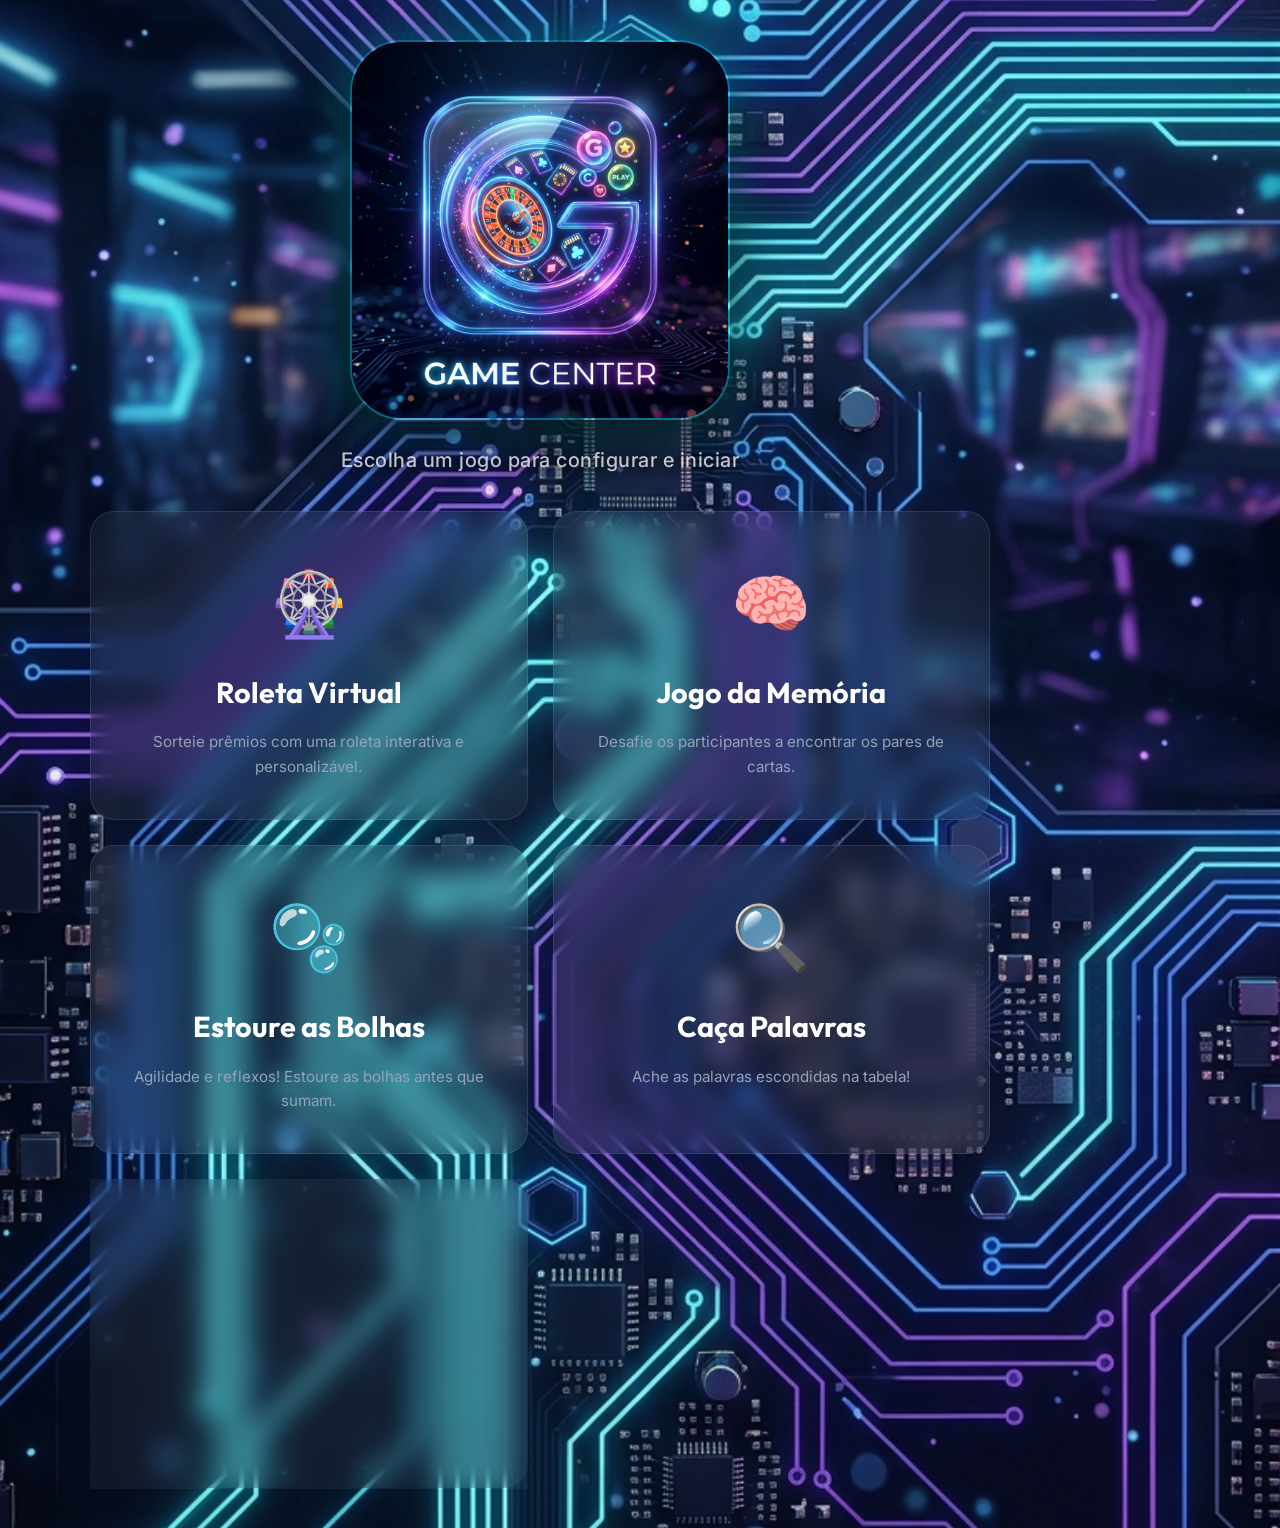
<file: index.html>
<!DOCTYPE html>
<html lang="pt-BR">
<head>
    <meta charset="UTF-8">
    <meta name="viewport" content="width=1080, initial-scale=1.0">
    <meta name="description" content="Central de Games Interativa">
    <title>Game Center</title>
    <link rel="preconnect" href="https://fonts.googleapis.com">
    <link rel="preconnect" href="https://fonts.gstatic.com" crossorigin>
    <link href="https://fonts.googleapis.com/css2?family=Outfit:wght@300;400;500;600;700;800;900&family=Inter:wght@300;400;500;600&display=swap" rel="stylesheet">
    <link rel="stylesheet" href="style.css">
    <style>
        body[data-page="hub"] {
            background-color: #0b071a;
            background-image: url('bg-hub.jpg');
            background-size: cover;
            background-position: center;
            background-repeat: no-repeat;
            background-attachment: fixed;
            color: #fff;
            display: flex;
            align-items: center;
            justify-content: center;
            min-height: 100vh;
        }
        .hub-container {
            width: 90%;
            max-width: 900px;
            text-align: center;
            padding: 40px 0;
        }
        .hub-header {
            margin-bottom: 35px;
            display: flex;
            flex-direction: column;
            align-items: center;
        }
        .hub-logo {
            width: 380px;
            height: 380px;
            border-radius: 52px;
            object-fit: cover;
            margin-bottom: 24px;
            box-shadow: 0 20px 60px rgba(0, 0, 0, 0.8), 0 0 50px rgba(0, 242, 254, 0.45);
            border: 2px solid rgba(0, 242, 254, 0.35);
            transition: transform 0.3s cubic-bezier(0.175, 0.885, 0.32, 1.275), box-shadow 0.3s ease;
        }
        .hub-logo:hover {
            transform: scale(1.05) translateY(-4px);
            box-shadow: 0 25px 70px rgba(0, 0, 0, 0.9), 0 0 65px rgba(168, 85, 247, 0.6);
            border-color: rgba(168, 85, 247, 0.6);
        }
        .hub-subtitle {
            font-size: 1.25rem;
            color: rgba(255, 255, 255, 0.75);
            font-weight: 500;
            letter-spacing: 0.5px;
            text-shadow: 0 2px 10px rgba(0, 0, 0, 0.8);
        }
        .games-grid {
            display: grid;
            grid-template-columns: repeat(2, 1fr);
            gap: 25px;
        }
        .game-card {
            background: rgba(255, 255, 255, 0.05);
            border: 1px solid var(--border-glass);
            border-radius: var(--r-lg);
            padding: 40px 20px;
            backdrop-filter: blur(12px);
            -webkit-backdrop-filter: blur(12px);
            transition: transform 0.3s, box-shadow 0.3s, background 0.3s;
            cursor: pointer;
            text-decoration: none;
            color: inherit;
            display: flex;
            flex-direction: column;
            align-items: center;
            gap: 15px;
        }
        .game-card:hover {
            transform: translateY(-5px) scale(1.02);
            background: rgba(255, 255, 255, 0.08);
            box-shadow: 0 10px 30px rgba(168, 85, 247, 0.2);
            border-color: rgba(168, 85, 247, 0.4);
        }
        .game-icon {
            font-size: 4rem;
        }
        .game-title {
            font-family: 'Outfit', sans-serif;
            font-size: 1.8rem;
            font-weight: 700;
        }
        .game-desc {
            font-size: 0.95rem;
            color: var(--text-secondary);
        }
        
        /* Modificador para jogos não implementados */
        .game-card.disabled {
            opacity: 0.5;
            cursor: not-allowed;
        }
        .game-card.disabled:hover {
            transform: none;
            box-shadow: none;
            background: rgba(255, 255, 255, 0.05);
            border-color: var(--border-glass);
        }
    </style>
</head>
<body data-page="hub">
    <div class="hub-container">
        <header class="hub-header">
            <img src="logo-game-center.jpg" alt="Game Center Logo" class="hub-logo">
            <p class="hub-subtitle">Escolha um jogo para configurar e iniciar</p>
        </header>

        <div class="games-grid">
            <!-- 1. Roleta -->
            <a href="config-roleta.html" class="game-card" aria-label="Acessar Roleta Virtual">
                <div class="game-icon">🎡</div>
                <h2 class="game-title">Roleta Virtual</h2>
                <p class="game-desc">Sorteie prêmios com uma roleta interativa e personalizável.</p>
            </a>

            <!-- 2. Jogo da Memória -->
            <a href="config-memoria.html" class="game-card" aria-label="Acessar Jogo da Memória">
                <div class="game-icon">🧠</div>
                <h2 class="game-title">Jogo da Memória</h2>
                <p class="game-desc">Desafie os participantes a encontrar os pares de cartas.</p>
            </a>

            <!-- 3. Estoure as Bolhas -->
            <a href="config-bolhas.html" class="game-card" aria-label="Acessar Estoure as Bolhas">
                <div class="game-icon">🫧</div>
                <h2 class="game-title">Estoure as Bolhas</h2>
                <p class="game-desc">Agilidade e reflexos! Estoure as bolhas antes que sumam.</p>
            </a>

            <!-- 4. Caça Palavras -->
            <a href="config-caca-palavras.html" class="game-card" aria-label="Acessar Caça Palavras">
                <div class="game-icon">🔍</div>
                <h2 class="game-title">Caça Palavras</h2>
                <p class="game-desc">Ache as palavras escondidas na tabela!</p>
            </a>

            <!-- 5. Quebra-Cabeça -->
            <a href="config-quebra-cabeca.html" class="game-card" aria-label="Acessar Quebra-Cabeça">
                <div class="game-icon">🧩</div>
                <h2 class="game-title">Quebra-Cabeça</h2>
                <p class="game-desc">Monte a imagem personalizada peça por peça e teste sua agilidade!</p>
            </a>
        </div>
    </div>
</body>
</html>
</file>
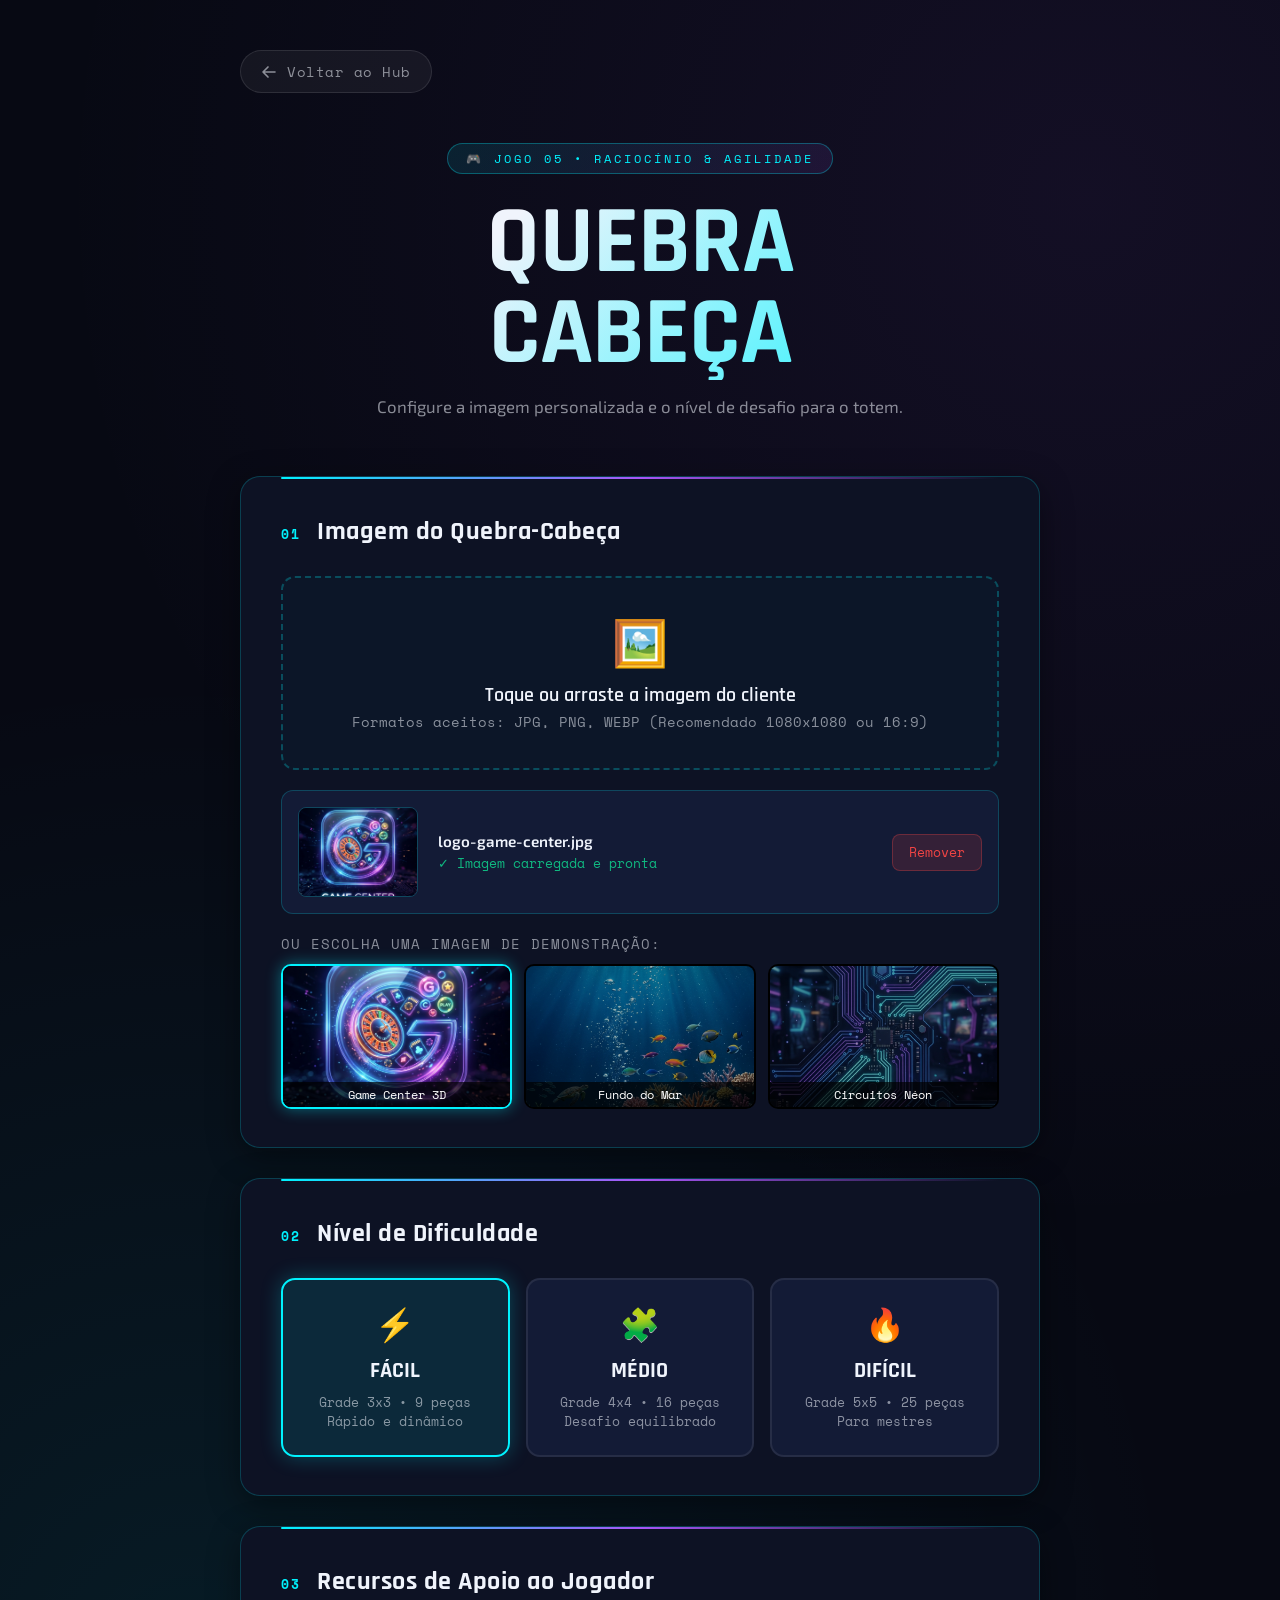
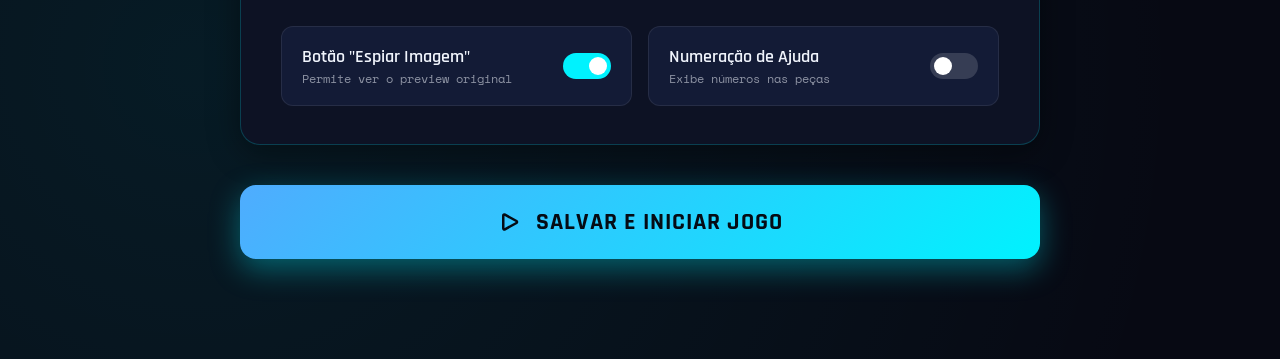
<file: config-quebra-cabeca.html>
<!DOCTYPE html>
<html lang="pt-BR">
<head>
    <meta charset="UTF-8">
    <meta name="viewport" content="width=1080, initial-scale=1.0">
    <title>Quebra-Cabeça — Configurar</title>
    <link rel="preconnect" href="https://fonts.googleapis.com">
    <link rel="preconnect" href="https://fonts.gstatic.com" crossorigin>
    <link href="https://fonts.googleapis.com/css2?family=Rajdhani:wght@400;500;600;700&family=Exo+2:wght@300;400;500;600;700;800;900&family=Space+Mono:wght@400;700&display=swap" rel="stylesheet">
    <style>
        *, *::before, *::after { box-sizing: border-box; margin: 0; padding: 0; }

        :root {
            --cyan: #00f2fe;
            --cyan-deep: #4facfe;
            --purple: #a855f7;
            --purple-deep: #7c3aed;
            --bg: #070913;
            --surface: #0d1224;
            --surface2: #131b36;
            --border: rgba(0, 242, 254, 0.2);
            --border-hover: rgba(0, 242, 254, 0.45);
            --text: #f0f4fc;
            --text-muted: rgba(240, 244, 252, 0.55);
        }

        html, body {
            min-height: 100vh;
            background: var(--bg);
            color: var(--text);
            font-family: 'Exo 2', sans-serif;
        }

        body {
            background-image:
                radial-gradient(circle at 15% 85%, rgba(0, 242, 254, 0.08) 0%, transparent 50%),
                radial-gradient(circle at 85% 10%, rgba(168, 85, 247, 0.08) 0%, transparent 50%);
            min-height: 100vh;
        }

        .page {
            max-width: 860px;
            margin: 0 auto;
            padding: 50px 30px 100px;
        }

        /* ─── Back link ─── */
        .back-link {
            display: inline-flex;
            align-items: center;
            gap: 10px;
            color: var(--text-muted);
            text-decoration: none;
            font-size: 0.9rem;
            font-family: 'Space Mono', monospace;
            letter-spacing: 0.5px;
            transition: color 0.2s;
            margin-bottom: 50px;
            padding: 10px 20px;
            background: rgba(255, 255, 255, 0.05);
            border: 1px solid rgba(255, 255, 255, 0.1);
            border-radius: 50px;
        }
        .back-link:hover { color: var(--cyan); border-color: var(--cyan); background: rgba(0, 242, 254, 0.1); }
        .back-link svg { width: 16px; height: 16px; transition: transform 0.2s; }
        .back-link:hover svg { transform: translateX(-4px); }

        /* ─── Hero Header ─── */
        .hero {
            text-align: center;
            margin-bottom: 60px;
        }

        .hero-badge {
            display: inline-block;
            background: linear-gradient(135deg, rgba(0,242,254,0.1), rgba(168,85,247,0.1));
            border: 1px solid rgba(0,242,254,0.3);
            color: var(--cyan);
            font-family: 'Space Mono', monospace;
            font-size: 0.75rem;
            letter-spacing: 3px;
            text-transform: uppercase;
            padding: 6px 18px;
            border-radius: 30px;
            margin-bottom: 24px;
        }

        .hero h1 {
            font-family: 'Rajdhani', sans-serif;
            font-size: clamp(3.5rem, 8vw, 6rem);
            font-weight: 700;
            line-height: 0.95;
            letter-spacing: -1px;
            background: linear-gradient(135deg, #f0f4fc 30%, var(--cyan));
            -webkit-background-clip: text;
            -webkit-text-fill-color: transparent;
            background-clip: text;
        }

        .hero-sub {
            margin-top: 16px;
            color: var(--text-muted);
            font-size: 1.05rem;
            font-weight: 400;
        }

        /* ─── Cards ─── */
        .card {
            background: var(--surface);
            border: 1px solid var(--border);
            border-radius: 20px;
            padding: 38px 40px;
            margin-bottom: 30px;
            position: relative;
            box-shadow: 0 8px 32px rgba(0, 0, 0, 0.4);
            transition: border-color 0.2s;
        }
        .card:hover { border-color: var(--border-hover); }

        .card::before {
            content: '';
            position: absolute;
            top: 0; left: 40px; right: 40px; height: 2px;
            background: linear-gradient(90deg, var(--cyan), var(--purple), transparent);
            border-radius: 2px;
        }

        .card-header {
            display: flex;
            align-items: baseline;
            gap: 16px;
            margin-bottom: 28px;
        }

        .card-num {
            font-family: 'Space Mono', monospace;
            font-size: 0.8rem;
            font-weight: 700;
            color: var(--cyan);
            letter-spacing: 2px;
        }

        .card-title {
            font-family: 'Rajdhani', sans-serif;
            font-size: 1.6rem;
            font-weight: 700;
            color: var(--text);
            letter-spacing: 0.5px;
        }

        /* ─── Upload Area ─── */
        .dropzone {
            border: 2px dashed rgba(0, 242, 254, 0.25);
            border-radius: 14px;
            padding: 36px 20px;
            text-align: center;
            cursor: pointer;
            transition: all 0.25s;
            background: rgba(0, 242, 254, 0.02);
            position: relative;
        }
        .dropzone:hover, .dropzone.dragover {
            border-color: var(--cyan);
            background: rgba(0, 242, 254, 0.06);
        }
        .dropzone input[type="file"] {
            position: absolute; inset: 0; opacity: 0; cursor: pointer; width: 100%; height: 100%;
        }
        .dropzone-icon {
            font-size: 2.8rem;
            margin-bottom: 12px;
            display: block;
        }
        .dropzone-title {
            font-family: 'Rajdhani', sans-serif;
            font-size: 1.25rem;
            font-weight: 600;
            color: var(--text);
            margin-bottom: 4px;
        }
        .dropzone-hint {
            font-size: 0.85rem;
            color: var(--text-muted);
            font-family: 'Space Mono', monospace;
        }

        .preview-box {
            margin-top: 20px;
            display: none;
            align-items: center;
            gap: 20px;
            padding: 16px;
            background: var(--surface2);
            border-radius: 12px;
            border: 1px solid var(--border);
        }
        .preview-box.active { display: flex; }
        .preview-thumb {
            width: 120px;
            height: 90px;
            object-fit: cover;
            border-radius: 8px;
            border: 1px solid var(--border);
        }
        .preview-info { flex: 1; text-align: left; }
        .preview-name {
            font-size: 0.95rem;
            font-weight: 600;
            color: var(--text);
            margin-bottom: 4px;
        }
        .preview-status {
            font-size: 0.8rem;
            color: #10b981;
            font-family: 'Space Mono', monospace;
        }
        .btn-remove-img {
            background: rgba(239, 68, 68, 0.15);
            border: 1px solid rgba(239, 68, 68, 0.3);
            color: #ef4444;
            padding: 8px 16px;
            border-radius: 8px;
            font-family: 'Space Mono', monospace;
            font-size: 0.8rem;
            cursor: pointer;
            transition: all 0.2s;
        }
        .btn-remove-img:hover { background: #ef4444; color: white; }

        /* Presets */
        .preset-label {
            font-size: 0.85rem;
            color: var(--text-muted);
            margin: 20px 0 10px;
            font-family: 'Space Mono', monospace;
            text-transform: uppercase;
            letter-spacing: 1px;
        }
        .presets-grid {
            display: grid;
            grid-template-columns: repeat(3, 1fr);
            gap: 12px;
        }
        .preset-btn {
            position: relative;
            border: 2px solid transparent;
            border-radius: 10px;
            overflow: hidden;
            cursor: pointer;
            aspect-ratio: 16/10;
            background: #000;
            transition: all 0.2s;
        }
        .preset-btn img {
            width: 100%; height: 100%; object-fit: cover; opacity: 0.7; transition: opacity 0.2s;
        }
        .preset-btn:hover img, .preset-btn.active img { opacity: 1; }
        .preset-btn.active {
            border-color: var(--cyan);
            box-shadow: 0 0 15px rgba(0, 242, 254, 0.4);
        }
        .preset-name {
            position: absolute;
            bottom: 0; inset-inline: 0;
            background: rgba(0,0,0,0.7);
            font-size: 0.75rem;
            font-family: 'Space Mono', monospace;
            padding: 4px;
            text-align: center;
            color: #fff;
        }

        /* ─── Dificuldades ─── */
        .diff-grid {
            display: grid;
            grid-template-columns: repeat(3, 1fr);
            gap: 16px;
        }
        .diff-opt {
            position: relative;
            cursor: pointer;
        }
        .diff-opt input[type="radio"] { position: absolute; opacity: 0; }
        .diff-box {
            border: 2px solid rgba(255, 255, 255, 0.08);
            border-radius: 14px;
            padding: 24px 18px;
            text-align: center;
            background: var(--surface2);
            transition: all 0.2s;
            height: 100%;
            display: flex;
            flex-direction: column;
            align-items: center;
            gap: 8px;
        }
        .diff-opt:hover .diff-box {
            border-color: rgba(0, 242, 254, 0.4);
            background: rgba(0, 242, 254, 0.05);
        }
        .diff-opt input:checked + .diff-box {
            border-color: var(--cyan);
            background: rgba(0, 242, 254, 0.1);
            box-shadow: 0 0 20px rgba(0, 242, 254, 0.25);
        }
        .diff-icon { font-size: 2rem; margin-bottom: 4px; }
        .diff-name {
            font-family: 'Rajdhani', sans-serif;
            font-size: 1.4rem;
            font-weight: 700;
            color: var(--text);
        }
        .diff-desc {
            font-size: 0.8rem;
            color: var(--text-muted);
            font-family: 'Space Mono', monospace;
        }

        /* ─── Opções Extras ─── */
        .options-grid {
            display: grid;
            grid-template-columns: repeat(2, 1fr);
            gap: 16px;
        }
        .option-toggle {
            display: flex;
            align-items: center;
            justify-content: space-between;
            background: var(--surface2);
            border: 1px solid rgba(255, 255, 255, 0.08);
            border-radius: 12px;
            padding: 18px 20px;
            cursor: pointer;
            transition: all 0.2s;
        }
        .option-toggle:hover {
            border-color: rgba(0, 242, 254, 0.3);
        }
        .toggle-info h4 {
            font-family: 'Rajdhani', sans-serif;
            font-size: 1.15rem;
            font-weight: 600;
            color: var(--text);
            margin-bottom: 2px;
        }
        .toggle-info p {
            font-size: 0.75rem;
            color: var(--text-muted);
            font-family: 'Space Mono', monospace;
        }
        .switch {
            position: relative;
            display: inline-block;
            width: 48px;
            height: 26px;
            flex-shrink: 0;
        }
        .switch input { opacity: 0; width: 0; height: 0; }
        .slider {
            position: absolute; cursor: pointer;
            top: 0; left: 0; right: 0; bottom: 0;
            background-color: rgba(255, 255, 255, 0.15);
            transition: .3s;
            border-radius: 26px;
        }
        .slider:before {
            position: absolute; content: "";
            height: 18px; width: 18px;
            left: 4px; bottom: 4px;
            background-color: white;
            transition: .3s;
            border-radius: 50%;
        }
        input:checked + .slider { background-color: var(--cyan); }
        input:checked + .slider:before { transform: translateX(22px); }

        /* ─── Botão Jogar ─── */
        .btn-launch {
            display: flex;
            align-items: center;
            justify-content: center;
            gap: 14px;
            width: 100%;
            padding: 22px;
            background: linear-gradient(135deg, var(--cyan-deep), var(--cyan));
            color: #050b14;
            font-family: 'Rajdhani', sans-serif;
            font-size: 1.5rem;
            font-weight: 700;
            letter-spacing: 1px;
            text-transform: uppercase;
            border: none;
            border-radius: 16px;
            cursor: pointer;
            transition: all 0.25s cubic-bezier(0.4, 0, 0.2, 1);
            box-shadow: 0 10px 30px rgba(0, 242, 254, 0.35);
            margin-top: 40px;
        }
        .btn-launch:hover {
            transform: translateY(-3px) scale(1.01);
            box-shadow: 0 15px 40px rgba(0, 242, 254, 0.5);
            filter: brightness(1.1);
        }
        .btn-launch svg { width: 24px; height: 24px; }
    </style>
</head>
<body>

<div class="page">

    <!-- Voltar ao Hub -->
    <a href="index.html" class="back-link">
        <svg fill="none" viewBox="0 0 24 24" stroke="currentColor" stroke-width="2.5">
            <path stroke-linecap="round" stroke-linejoin="round" d="M10.5 19.5L3 12m0 0l7.5-7.5M3 12h18"/>
        </svg>
        Voltar ao Hub
    </a>

    <!-- Header Hero -->
    <header class="hero">
        <div class="hero-badge">🎮 Jogo 05 • Raciocínio & Agilidade</div>
        <h1>QUEBRA<br>CABEÇA</h1>
        <p class="hero-sub">Configure a imagem personalizada e o nível de desafio para o totem.</p>
    </header>

    <!-- CARD 1: Imagem do Quebra-Cabeça -->
    <section class="card">
        <div class="card-header">
            <span class="card-num">01</span>
            <h2 class="card-title">Imagem do Quebra-Cabeça</h2>
        </div>

        <div class="dropzone" id="dropzone">
            <input type="file" id="file-input" accept="image/png, image/jpeg, image/webp">
            <span class="dropzone-icon">🖼️</span>
            <div class="dropzone-title">Toque ou arraste a imagem do cliente</div>
            <div class="dropzone-hint">Formatos aceitos: JPG, PNG, WEBP (Recomendado 1080x1080 ou 16:9)</div>
        </div>

        <div class="preview-box" id="preview-box">
            <img src="" alt="Preview da Imagem" class="preview-thumb" id="preview-img">
            <div class="preview-info">
                <div class="preview-name" id="preview-filename">imagem-personalizada.jpg</div>
                <div class="preview-status">✓ Imagem carregada e pronta</div>
            </div>
            <button class="btn-remove-img" id="btn-remove-img">Remover</button>
        </div>

        <div class="preset-label">Ou escolha uma imagem de demonstração:</div>
        <div class="presets-grid">
            <button type="button" class="preset-btn active" data-src="logo-game-center.jpg">
                <img src="logo-game-center.jpg" alt="Logo Game Center">
                <span class="preset-name">Game Center 3D</span>
            </button>
            <button type="button" class="preset-btn" data-src="fundo-mar.jpg">
                <img src="fundo-mar.jpg" alt="Fundo do Mar">
                <span class="preset-name">Fundo do Mar</span>
            </button>
            <button type="button" class="preset-btn" data-src="bg-hub.jpg">
                <img src="bg-hub.jpg" alt="Circuitos Néon">
                <span class="preset-name">Circuitos Néon</span>
            </button>
        </div>
    </section>

    <!-- CARD 2: Nível de Dificuldade -->
    <section class="card">
        <div class="card-header">
            <span class="card-num">02</span>
            <h2 class="card-title">Nível de Dificuldade</h2>
        </div>

        <div class="diff-grid">
            <label class="diff-opt">
                <input type="radio" name="difficulty" value="easy" checked>
                <div class="diff-box">
                    <span class="diff-icon">⚡</span>
                    <span class="diff-name">FÁCIL</span>
                    <span class="diff-desc">Grade 3x3 • 9 peças<br>Rápido e dinâmico</span>
                </div>
            </label>

            <label class="diff-opt">
                <input type="radio" name="difficulty" value="medium">
                <div class="diff-box">
                    <span class="diff-icon">🧩</span>
                    <span class="diff-name">MÉDIO</span>
                    <span class="diff-desc">Grade 4x4 • 16 peças<br>Desafio equilibrado</span>
                </div>
            </label>

            <label class="diff-opt">
                <input type="radio" name="difficulty" value="hard">
                <div class="diff-box">
                    <span class="diff-icon">🔥</span>
                    <span class="diff-name">DIFÍCIL</span>
                    <span class="diff-desc">Grade 5x5 • 25 peças<br>Para mestres</span>
                </div>
            </label>
        </div>
    </section>

    <!-- CARD 3: Recursos Adicionais -->
    <section class="card">
        <div class="card-header">
            <span class="card-num">03</span>
            <h2 class="card-title">Recursos de Apoio ao Jogador</h2>
        </div>

        <div class="options-grid">
            <div class="option-toggle">
                <div class="toggle-info">
                    <h4>Botão "Espiar Imagem"</h4>
                    <p>Permite ver o preview original</p>
                </div>
                <label class="switch">
                    <input type="checkbox" id="opt-peek" checked>
                    <span class="slider"></span>
                </label>
            </div>

            <div class="option-toggle">
                <div class="toggle-info">
                    <h4>Numeração de Ajuda</h4>
                    <p>Exibe números nas peças</p>
                </div>
                <label class="switch">
                    <input type="checkbox" id="opt-numbers">
                    <span class="slider"></span>
                </label>
            </div>
        </div>
    </section>

    <!-- Botão Iniciar -->
    <button class="btn-launch" id="btn-save-launch">
        <svg fill="none" viewBox="0 0 24 24" stroke="currentColor" stroke-width="2.5">
            <path stroke-linecap="round" stroke-linejoin="round" d="M5.25 5.653c0-.856.917-1.398 1.667-.986l11.54 6.348a1.125 1.125 0 010 1.971l-11.54 6.347a1.125 1.125 0 01-1.667-.985V5.653z"/>
        </svg>
        Salvar e Iniciar Jogo
    </button>

</div>

<script src="quebra-cabeca-config.js"></script>
</body>
</html>
</file>
<file: style.css>
/* ════════════════════════════════════════════════════
   ROLETA VIRTUAL — DESIGN SYSTEM
   Resolução alvo: 1080 × 1920 px (portrait totem)
════════════════════════════════════════════════════ */

/* ── Custom Properties ── */
:root {
    /* Cores base */
    --bg-base:         #080810;
    --bg-card:         rgba(255, 255, 255, 0.045);
    --bg-card-hover:   rgba(255, 255, 255, 0.075);
    --bg-input:        rgba(255, 255, 255, 0.06);
    --bg-input-focus:  rgba(124, 58, 237, 0.1);

    /* Bordas */
    --border-glass:       rgba(255, 255, 255, 0.10);
    --border-glass-hover: rgba(255, 255, 255, 0.22);
    --border-accent:      rgba(124, 58, 237, 0.5);

    /* Cores de destaque */
    --accent-purple:      #7c3aed;
    --accent-purple-mid:  #8b47f5;
    --accent-purple-light:#9d5bf5;
    --accent-gold:        #f59e0b;
    --accent-orange:      #f97316;
    --accent-danger:      #ef4444;
    --accent-danger-dark: #dc2626;

    /* Texto */
    --text-primary:   #f1f5f9;
    --text-secondary: #94a3b8;
    --text-muted:     #64748b;

    /* Border radius */
    --r-sm:  8px;
    --r-md:  16px;
    --r-lg:  24px;
    --r-xl:  32px;
    --r-2xl: 48px;

    /* Sombras */
    --shadow-card:    0 8px 40px rgba(0, 0, 0, 0.5);
    --shadow-purple:  0 0 40px rgba(124, 58, 237, 0.35);
    --shadow-gold:    0 0 40px rgba(245, 158, 11, 0.45);

    /* Transição padrão */
    --ease: all 0.3s cubic-bezier(0.4, 0, 0.2, 1);
    --ease-bounce: all 0.4s cubic-bezier(0.34, 1.56, 0.64, 1);
}

/* ══════════════════════════════════════════
   RESET & BASE
═══════════════════════════════════════════ */
*, *::before, *::after {
    box-sizing: border-box;
    margin: 0;
    padding: 0;
}

html {
    font-size: 16px;
    scroll-behavior: smooth;
}

body {
    width: 1080px;
    background: var(--bg-base);
    color: var(--text-primary);
    font-family: 'Inter', sans-serif;
    line-height: 1.6;
    overflow-x: hidden;
    /* Padrão de pontos sutil no fundo */
    background-image: radial-gradient(rgba(124,58,237,0.08) 1px, transparent 1px);
    background-size: 40px 40px;
}

/* ══════════════════════════════════════════
   VIEWS (SPA Router)
═══════════════════════════════════════════ */
.view {
    display: none;
    width: 1080px;
    min-height: 1920px;
    position: relative;
}

.view.active {
    display: block;
}

/* ══════════════════════════════════════════
   TIPOGRAFIA
═══════════════════════════════════════════ */
.app-title {
    font-family: 'Outfit', sans-serif;
    font-size: 3.2rem;
    font-weight: 900;
    background: linear-gradient(135deg, var(--accent-purple-light) 0%, var(--accent-gold) 100%);
    -webkit-background-clip: text;
    -webkit-text-fill-color: transparent;
    background-clip: text;
    letter-spacing: -0.02em;
}

.app-subtitle {
    font-size: 1.15rem;
    color: var(--text-secondary);
    margin-top: 10px;
}

.section-title {
    font-family: 'Outfit', sans-serif;
    font-size: 1.5rem;
    font-weight: 700;
    color: var(--text-primary);
    display: flex;
    align-items: center;
    gap: 12px;
    margin-bottom: 28px;
}

.section-icon {
    font-size: 1.4rem;
    line-height: 1;
}

.section-hint {
    text-align: center;
    font-size: 0.9rem;
    color: var(--text-muted);
    margin-top: 12px;
}

/* ══════════════════════════════════════════
   ACCORDION (seção recolhível)
═══════════════════════════════════════════ */
.accordion-section {
    padding: 0 !important;
    overflow: hidden;
}

.accordion-header {
    width: 100%;
    display: flex;
    align-items: center;
    justify-content: space-between;
    background: transparent;
    border: none;
    padding: 22px 28px;
    cursor: pointer;
    color: var(--text-primary);
    font-family: inherit;
    font-size: 1rem;
    font-weight: 600;
    text-align: left;
    transition: background 0.2s;
    border-radius: var(--r-xl);
}

.accordion-header:hover {
    background: rgba(255, 255, 255, 0.04);
}

.accordion-title {
    display: flex;
    align-items: center;
    gap: 10px;
    font-size: 1.15rem;
}

.accordion-chevron {
    font-size: 1.6rem;
    font-weight: 300;
    color: var(--text-muted);
    transition: transform 0.3s cubic-bezier(0.4, 0, 0.2, 1);
    transform: rotate(0deg);
    line-height: 1;
    user-select: none;
}

.accordion-header[aria-expanded="true"] .accordion-chevron {
    transform: rotate(90deg);
}

.accordion-body {
    padding: 0 28px 24px;
    animation: accordionOpen 0.28s cubic-bezier(0.4, 0, 0.2, 1);
}

.accordion-body[hidden] {
    display: none;
}

@keyframes accordionOpen {
    from { opacity: 0; transform: translateY(-8px); }
    to   { opacity: 1; transform: translateY(0);    }
}


/* ══════════════════════════════════════════
   GLASSMORPHISM CARDS
═══════════════════════════════════════════ */
.glass-card {
    background: var(--bg-card);
    border: 1px solid var(--border-glass);
    border-radius: var(--r-xl);
    backdrop-filter: blur(24px);
    -webkit-backdrop-filter: blur(24px);
    box-shadow: var(--shadow-card);
    transition: var(--ease);
}

.glass-card:hover {
    border-color: var(--border-glass-hover);
    background: var(--bg-card-hover);
}

/* ══════════════════════════════════════════
   BOTÕES
═══════════════════════════════════════════ */
.btn {
    display: inline-flex;
    align-items: center;
    justify-content: center;
    gap: 10px;
    padding: 18px 42px;
    border: none;
    border-radius: var(--r-md);
    font-family: 'Outfit', sans-serif;
    font-size: 1.1rem;
    font-weight: 700;
    cursor: pointer;
    transition: var(--ease);
    white-space: nowrap;
    letter-spacing: 0.02em;
    position: relative;
    overflow: hidden;
}

/* Efeito shimmer no hover */
.btn::before {
    content: '';
    position: absolute;
    inset: 0;
    background: linear-gradient(120deg, transparent 30%, rgba(255,255,255,0.12) 50%, transparent 70%);
    transform: translateX(-100%);
    transition: transform 0.5s ease;
}

.btn:hover::before {
    transform: translateX(100%);
}

/* Botão Primário */
.btn-primary {
    background: linear-gradient(135deg, var(--accent-purple) 0%, var(--accent-purple-light) 100%);
    color: white;
    box-shadow: 0 4px 24px rgba(124, 58, 237, 0.45);
}

.btn-primary:hover {
    transform: translateY(-3px);
    box-shadow: 0 10px 40px rgba(124, 58, 237, 0.65);
}

.btn-primary:active {
    transform: translateY(-1px);
}

/* Botão Secundário */
.btn-secondary {
    background: rgba(255, 255, 255, 0.07);
    color: var(--text-primary);
    border: 1px solid var(--border-glass);
}

.btn-secondary:hover {
    background: rgba(255, 255, 255, 0.14);
    border-color: var(--border-glass-hover);
    transform: translateY(-2px);
}

/* Botão de Navegação */
.btn-nav {
    background: rgba(20, 15, 40, 0.65);
    color: var(--text-primary);
    border: 1px solid rgba(255, 255, 255, 0.18);
    padding: 14px 30px;
    font-size: 1rem;
    border-radius: var(--r-md);
    backdrop-filter: blur(14px);
    -webkit-backdrop-filter: blur(14px);
    box-shadow: 0 4px 20px rgba(0, 0, 0, 0.45);
}

.btn-nav:hover {
    background: rgba(40, 30, 70, 0.80);
    border-color: rgba(255, 255, 255, 0.32);
    transform: translateY(-2px);
    box-shadow: 0 8px 28px rgba(0, 0, 0, 0.55);
}

/* Botão de Perigo */
.btn-danger {
    background: linear-gradient(135deg, var(--accent-danger-dark) 0%, var(--accent-danger) 100%);
    color: white;
    padding: 14px 30px;
    font-size: 1rem;
    border-radius: var(--r-md);
    border: none;
    box-shadow: 0 4px 18px rgba(239, 68, 68, 0.35);
}

.btn-danger:hover {
    transform: translateY(-3px);
    box-shadow: 0 10px 35px rgba(239, 68, 68, 0.55);
}

/* Botão de Gerar Roleta */
.btn-generate {
    font-size: 1.3rem;
    padding: 28px 56px;
    border-radius: var(--r-lg);
    letter-spacing: 0.03em;
}

/* Botão Fechar Modal */
.btn-modal-close {
    margin-top: 30px;
    padding: 22px 70px;
    font-size: 1.3rem;
    border-radius: var(--r-lg);
}

/* ══════════════════════════════════════════
   DASHBOARD LAYOUT
═══════════════════════════════════════════ */
.dashboard-container {
    padding: 60px 70px 80px;
    display: flex;
    flex-direction: column;
    gap: 32px;
}

/* Botão Voltar ao Hub */
.header-back-btn {
    position: absolute;
    top: 36px;
    left: 40px;
    display: inline-flex;
    align-items: center;
    gap: 10px;
    padding: 12px 24px;
    background: rgba(255, 255, 255, 0.06);
    border: 1px solid rgba(255, 255, 255, 0.15);
    border-radius: 50px;
    color: var(--text-primary);
    font-family: 'Outfit', sans-serif;
    font-size: 0.95rem;
    font-weight: 600;
    text-decoration: none;
    backdrop-filter: blur(16px);
    -webkit-backdrop-filter: blur(16px);
    box-shadow: 0 4px 20px rgba(0, 0, 0, 0.25);
    transition: all 0.3s cubic-bezier(0.4, 0, 0.2, 1);
    z-index: 20;
}

.header-back-btn:hover {
    background: rgba(124, 58, 237, 0.22);
    border-color: rgba(168, 85, 247, 0.45);
    color: #ffffff;
    transform: translateX(-4px);
    box-shadow: 0 6px 24px rgba(124, 58, 237, 0.35);
}

.header-back-btn svg {
    transition: transform 0.3s ease;
    flex-shrink: 0;
}

.header-back-btn:hover svg {
    transform: translateX(-4px);
}

.dashboard-header {
    text-align: center;
    padding: 20px 0 10px;
}

.header-icon {
    font-size: 4rem;
    margin-bottom: 12px;
    display: block;
    animation: float 4s ease-in-out infinite;
}

@keyframes float {
    0%, 100% { transform: translateY(0px); }
    50%       { transform: translateY(-10px); }
}

.config-section {
    padding: 42px 48px;
}

/* ── Upload de Logo ── */
.logo-upload-area {
    position: relative;
    width: 100%;
    min-height: 220px;
    border: 2px dashed var(--border-glass);
    border-radius: var(--r-lg);
    cursor: pointer;
    transition: var(--ease);
    overflow: hidden;
    display: flex;
    align-items: center;
    justify-content: center;
}

.logo-upload-area:hover,
.logo-upload-area.drag-over {
    border-color: var(--accent-purple);
    background: rgba(124, 58, 237, 0.06);
    box-shadow: 0 0 30px rgba(124, 58, 237, 0.15);
}

.logo-upload-area.drag-over {
    border-style: solid;
}

.upload-placeholder {
    text-align: center;
    color: var(--text-secondary);
    padding: 30px;
    pointer-events: none;
}

.upload-placeholder.small {
    padding: 20px;
}

.upload-icon {
    font-size: 3.5rem;
    margin-bottom: 16px;
    display: block;
    opacity: 0.7;
}

.upload-main-text {
    font-family: 'Outfit', sans-serif;
    font-size: 1.05rem;
    font-weight: 500;
    margin-bottom: 6px;
}

.upload-hint {
    font-size: 0.85rem;
    color: var(--text-muted);
}

.file-input-hidden {
    position: absolute;
    inset: 0;
    opacity: 0;
    cursor: pointer;
    width: 100%;
    height: 100%;
    z-index: 5;
}

.logo-preview {
    width: 100%;
    height: 220px;
    display: flex;
    align-items: center;
    justify-content: center;
    position: relative;
}

.logo-preview img {
    max-width: calc(100% - 40px);
    max-height: 200px;
    object-fit: contain;
    border-radius: var(--r-sm);
    filter: drop-shadow(0 4px 20px rgba(0,0,0,0.4));
}

.btn-remove {
    position: absolute;
    top: 12px;
    right: 12px;
    background: rgba(239, 68, 68, 0.85);
    color: white;
    border: none;
    border-radius: 50%;
    width: 38px;
    height: 38px;
    font-size: 15px;
    font-weight: 700;
    cursor: pointer;
    display: flex;
    align-items: center;
    justify-content: center;
    transition: var(--ease);
    z-index: 10;
    box-shadow: 0 2px 10px rgba(239, 68, 68, 0.4);
}

.btn-remove:hover {
    background: var(--accent-danger-dark);
    transform: scale(1.15) rotate(90deg);
    box-shadow: 0 4px 20px rgba(239, 68, 68, 0.6);
}

/* ── Controle de Quantidade de Prêmios ── */
.prize-count-control {
    display: flex;
    align-items: center;
    justify-content: center;
    gap: 48px;
}

.btn-counter {
    width: 76px;
    height: 76px;
    border-radius: 50%;
    border: 2px solid var(--accent-purple);
    background: rgba(124, 58, 237, 0.12);
    color: var(--accent-purple-light);
    font-size: 1.6rem;
    font-weight: 700;
    cursor: pointer;
    transition: var(--ease-bounce);
    display: flex;
    align-items: center;
    justify-content: center;
    box-shadow: 0 0 20px rgba(124, 58, 237, 0.15);
}

.btn-counter:hover {
    background: var(--accent-purple);
    color: white;
    transform: scale(1.12);
    box-shadow: 0 0 30px rgba(124, 58, 237, 0.5);
}

.btn-counter:active {
    transform: scale(0.93);
}

.counter-display {
    display: flex;
    flex-direction: column;
    align-items: center;
    gap: 4px;
}

.counter-number {
    font-family: 'Outfit', sans-serif;
    font-size: 5rem;
    font-weight: 900;
    background: linear-gradient(135deg, var(--accent-purple-light), var(--accent-gold));
    -webkit-background-clip: text;
    -webkit-text-fill-color: transparent;
    background-clip: text;
    line-height: 1;
    transition: transform 0.2s cubic-bezier(0.34, 1.56, 0.64, 1);
}

.counter-number.pop {
    transform: scale(1.25);
}

.counter-label {
    font-size: 1rem;
    color: var(--text-muted);
    font-weight: 500;
}

/* ── Paletas ── */
.palettes-grid {
    display: grid;
    grid-template-columns: repeat(4, 1fr);
    gap: 20px;
}

.palette-btn {
    background: rgba(255, 255, 255, 0.05);
    border: 2px solid var(--border-glass);
    border-radius: var(--r-md);
    padding: 22px 18px;
    cursor: pointer;
    transition: var(--ease);
    color: var(--text-primary);
    font-family: 'Outfit', sans-serif;
    font-size: 1rem;
    font-weight: 600;
    display: flex;
    flex-direction: column;
    align-items: center;
    gap: 14px;
}

.palette-btn:hover {
    border-color: var(--accent-purple);
    background: rgba(124, 58, 237, 0.12);
    transform: translateY(-4px);
    box-shadow: 0 8px 24px rgba(124, 58, 237, 0.2);
}

.palette-btn.active,
.palette-btn[aria-pressed="true"] {
    border-color: var(--accent-gold);
    background: rgba(245, 158, 11, 0.12);
    box-shadow: 0 0 20px rgba(245, 158, 11, 0.25);
}

.palette-preview {
    display: flex;
    gap: 6px;
}

.palette-preview span {
    width: 30px;
    height: 30px;
    border-radius: 50%;
    display: block;
    border: 2px solid rgba(255,255,255,0.2);
    box-shadow: 0 2px 8px rgba(0,0,0,0.3);
}

.palette-name {
    font-size: 0.95rem;
}

/* ── Lista de Prêmios ── */
.prizes-list {
    display: flex;
    flex-direction: column;
    gap: 14px;
    max-height: 620px;
    overflow-y: auto;
    padding-right: 8px;
    padding-bottom: 4px;
}

.prizes-list::-webkit-scrollbar { width: 6px; }
.prizes-list::-webkit-scrollbar-track { background: rgba(255,255,255,0.04); border-radius: 3px; }
.prizes-list::-webkit-scrollbar-thumb { background: var(--accent-purple); border-radius: 3px; }
.prizes-list::-webkit-scrollbar-thumb:hover { background: var(--accent-purple-light); }

.prize-item {
    display: flex;
    align-items: center;
    gap: 20px;
    padding: 18px 22px;
    background: rgba(255,255,255,0.03);
    border: 1px solid var(--border-glass);
    border-radius: var(--r-md);
    transition: var(--ease);
    animation: slideIn 0.3s ease-out both;
    position: relative;
}

.prize-item:hover {
    background: rgba(255,255,255,0.06);
    border-color: var(--border-glass-hover);
}

@keyframes slideIn {
    from { opacity: 0; transform: translateX(-24px); }
    to   { opacity: 1; transform: translateX(0); }
}

.prize-number {
    font-family: 'Outfit', sans-serif;
    font-size: 1.25rem;
    font-weight: 800;
    color: var(--accent-purple-light);
    min-width: 44px;
    text-align: center;
    opacity: 0.7;
}

.prize-name-input {
    flex: 1;
    background: var(--bg-input);
    border: 1px solid var(--border-glass);
    border-radius: var(--r-sm);
    padding: 14px 20px;
    color: var(--text-primary);
    font-family: 'Inter', sans-serif;
    font-size: 1.05rem;
    transition: var(--ease);
    outline: none;
}

.prize-name-input:focus {
    border-color: var(--accent-purple);
    background: var(--bg-input-focus);
    box-shadow: 0 0 0 3px rgba(124, 58, 237, 0.18);
}

.prize-name-input::placeholder {
    color: var(--text-muted);
}

.prize-color-input {
    width: 60px;
    height: 60px;
    border: 3px solid var(--border-glass);
    border-radius: 50%;
    cursor: pointer;
    padding: 5px;
    background: transparent;
    transition: var(--ease);
    -webkit-appearance: none;
    appearance: none;
}

.prize-color-input::-webkit-color-swatch-wrapper {
    padding: 0;
    border-radius: 50%;
}

.prize-color-input::-webkit-color-swatch {
    border: none;
    border-radius: 50%;
}

.prize-color-input:hover {
    border-color: var(--accent-purple);
    transform: scale(1.12);
    box-shadow: 0 0 15px rgba(124, 58, 237, 0.4);
}

/* Botão toggle: marcar fatia como prêmio real */
.prize-winner-toggle {
    flex-shrink: 0;
    width: 38px;
    height: 38px;
    border-radius: 8px;
    border: 1px solid rgba(255,255,255,0.12);
    background: rgba(255,255,255,0.05);
    cursor: pointer;
    font-size: 1rem;
    display: flex;
    align-items: center;
    justify-content: center;
    transition: background 0.2s, border-color 0.2s, box-shadow 0.2s, transform 0.15s;
    opacity: 0.35;
}

.prize-winner-toggle:hover {
    opacity: 0.7;
    transform: scale(1.1);
}

.prize-winner-toggle.active {
    background: rgba(251, 191, 36, 0.18);
    border-color: rgba(251, 191, 36, 0.6);
    box-shadow: 0 0 10px rgba(251, 191, 36, 0.35);
    opacity: 1;
}

/* ── Background da Roleta ── */
.bg-config {
    display: flex;
    flex-direction: column;
    gap: 28px;
}

.bg-upload-area {
    position: relative;
    width: 100%;
    min-height: 160px;
    border: 2px dashed var(--border-glass);
    border-radius: var(--r-md);
    cursor: pointer;
    transition: var(--ease);
    overflow: hidden;
    display: flex;
    align-items: center;
    justify-content: center;
}

.bg-upload-area:hover,
.bg-upload-area.drag-over {
    border-color: var(--accent-purple);
    background: rgba(124, 58, 237, 0.06);
}

.bg-preview {
    width: 100%;
    height: 160px;
    display: flex;
    align-items: center;
    justify-content: center;
    position: relative;
}

.bg-preview img {
    max-width: calc(100% - 40px);
    max-height: 140px;
    object-fit: cover;
    border-radius: var(--r-sm);
}

.bg-color-section {
    display: flex;
    align-items: center;
    gap: 24px;
    flex-wrap: wrap;
}

.color-label {
    color: var(--text-secondary);
    font-size: 1rem;
    font-weight: 500;
}

.color-input-row {
    display: flex;
    align-items: center;
    gap: 16px;
}

.color-input-large {
    width: 72px;
    height: 52px;
    border: 2px solid var(--border-glass);
    border-radius: var(--r-sm);
    cursor: pointer;
    padding: 5px;
    background: transparent;
    transition: var(--ease);
    -webkit-appearance: none;
    appearance: none;
}

.color-input-large::-webkit-color-swatch-wrapper { padding: 0; border-radius: var(--r-sm); }
.color-input-large::-webkit-color-swatch { border: none; border-radius: calc(var(--r-sm) - 4px); }

.color-input-large:hover {
    border-color: var(--accent-purple);
    transform: scale(1.05);
}

.hex-display {
    font-family: 'Inter', monospace;
    font-size: 1rem;
    color: var(--text-secondary);
    letter-spacing: 0.05em;
}

/* ── Duração do Giro ── */
.duration-control {
    display: flex;
    flex-direction: column;
    gap: 18px;
    align-items: center;
}

.duration-labels {
    display: flex;
    justify-content: space-between;
    width: 100%;
    font-size: 0.9rem;
    color: var(--text-muted);
    padding: 0 4px;
}

.range-slider {
    -webkit-appearance: none;
    appearance: none;
    width: 100%;
    height: 8px;
    border-radius: 4px;
    background: linear-gradient(to right, var(--accent-purple), var(--accent-gold));
    outline: none;
    cursor: pointer;
}

.range-slider::-webkit-slider-thumb {
    -webkit-appearance: none;
    width: 32px;
    height: 32px;
    border-radius: 50%;
    background: white;
    cursor: pointer;
    box-shadow: 0 0 0 3px var(--accent-purple), 0 4px 15px rgba(124, 58, 237, 0.4);
    transition: var(--ease);
}

.range-slider::-webkit-slider-thumb:hover {
    transform: scale(1.2);
    box-shadow: 0 0 0 4px var(--accent-purple), 0 6px 25px rgba(124, 58, 237, 0.6);
}

.duration-display {
    display: flex;
    align-items: baseline;
    gap: 8px;
}

.duration-value {
    font-family: 'Outfit', sans-serif;
    font-size: 3rem;
    font-weight: 900;
    background: linear-gradient(135deg, var(--accent-purple-light), var(--accent-gold));
    -webkit-background-clip: text;
    -webkit-text-fill-color: transparent;
    background-clip: text;
    line-height: 1;
    transition: var(--ease);
}

.duration-unit {
    font-size: 1.2rem;
    color: var(--text-secondary);
    font-weight: 500;
}

/* ── Preview da Roleta ── */
.preview-container {
    display: flex;
    flex-direction: column;
    align-items: center;
    gap: 0;
}

.preview-pointer-top {
    width: 0;
    height: 0;
    border-left: 14px solid transparent;
    border-right: 14px solid transparent;
    border-top: 28px solid var(--accent-gold);
    filter: drop-shadow(0 0 8px rgba(245, 158, 11, 0.8));
    z-index: 2;
    margin-bottom: -2px;
    animation: pointerGlow 1.5s ease-in-out infinite alternate;
}

@keyframes pointerGlow {
    from { filter: drop-shadow(0 0 6px rgba(245, 158, 11, 0.6)); }
    to   { filter: drop-shadow(0 0 20px rgba(245, 158, 11, 1)); }
}

#preview-canvas {
    border-radius: 50%;
    box-shadow: 0 0 60px rgba(124, 58, 237, 0.4), 0 0 120px rgba(124, 58, 237, 0.15);
}

/* ── Botões de Ação Dashboard ── */
.dashboard-actions {
    display: flex;
    gap: 28px;
    justify-content: center;
    padding: 20px 0 20px;
}

.dashboard-actions .btn-secondary {
    flex: 0 0 280px;
    padding: 22px 40px;
    font-size: 1.1rem;
    border-radius: var(--r-lg);
}

/* ══════════════════════════════════════════
   VIEW: ROLETA
═══════════════════════════════════════════ */
#view-roulette {
    height: 1920px;
    display: flex;
    flex-direction: column;
    align-items: center;
    justify-content: space-evenly;
    padding: 40px 40px;
    position: relative;
    overflow: hidden;
}

.roulette-bg {
    position: absolute;
    inset: 0;
    background: #000;
    background-size: cover;
    background-position: center;
    z-index: 0;
    transition: background 0.5s ease;
}

.roulette-overlay {
    position: absolute;
    inset: 0;
    background: linear-gradient(
        to bottom,
        rgba(0,0,0,0.35) 0%,
        rgba(0,0,0,0.1) 40%,
        rgba(0,0,0,0.1) 60%,
        rgba(0,0,0,0.5) 100%
    );
    z-index: 1;
}

.roulette-nav {
    display: flex;
    justify-content: center;
    align-items: center;
    gap: 20px;
    position: fixed;
    bottom: 28px;
    left: 50%;
    transform: translateX(-50%);
    z-index: 100;
    width: auto;
}

.roulette-logo-area {
    z-index: 10;
    display: flex;
    justify-content: center;
    align-items: center;
    width: 100%;
    min-height: 140px;
}

#roulette-logo {
    max-width: 460px;
    max-height: 160px;
    object-fit: contain;
    filter: drop-shadow(0 6px 30px rgba(0,0,0,0.6));
}

.roulette-wheel-wrapper {
    position: relative;
    z-index: 10;
    display: flex;
    flex-direction: column;
    align-items: center;
}

.pointer-wrap {
    z-index: 20;
    display: flex;
    justify-content: center;
    margin-bottom: -6px;
}

.pointer-triangle {
    width: 0;
    height: 0;
    border-left: 28px solid transparent;
    border-right: 28px solid transparent;
    border-top: 58px solid var(--accent-gold);
    filter: drop-shadow(0 0 12px rgba(245, 158, 11, 0.9));
    animation: pointerPulse 2s ease-in-out infinite;
}

@keyframes pointerPulse {
    0%, 100% { filter: drop-shadow(0 0 10px rgba(245, 158, 11, 0.7)); }
    50%       { filter: drop-shadow(0 0 28px rgba(245, 158, 11, 1)); }
}

.canvas-glow-ring {
    position: absolute;
    width: 920px;
    height: 920px;
    border-radius: 50%;
    background: transparent;
    border: 3px solid rgba(124, 58, 237, 0.2);
    box-shadow:
        0 0 60px rgba(124, 58, 237, 0.35),
        0 0 120px rgba(124, 58, 237, 0.15),
        inset 0 0 80px rgba(0,0,0,0.4);
    pointer-events: none;
    z-index: 11;
}

.roulette-canvas {
    width: 860px;
    height: 860px;
    border-radius: 50%;
    display: block;
    cursor: pointer;
    position: relative;
    z-index: 12;
    transition: filter 0.3s ease;
}

.roulette-canvas.spinning {
    filter: drop-shadow(0 0 40px rgba(124, 58, 237, 0.6));
}

.roulette-actions {
    z-index: 10;
    display: flex;
    justify-content: center;
}

.btn-spin {
    display: flex;
    align-items: center;
    justify-content: center;
    gap: 16px;
    background: linear-gradient(135deg, var(--accent-gold) 0%, var(--accent-orange) 100%);
    color: white;
    border: none;
    border-radius: 100px;
    padding: 36px 100px;
    font-family: 'Outfit', sans-serif;
    font-size: 2.2rem;
    font-weight: 900;
    cursor: pointer;
    letter-spacing: 0.06em;
    text-transform: uppercase;
    box-shadow:
        0 8px 40px rgba(245, 158, 11, 0.55),
        0 0 80px rgba(245, 158, 11, 0.2),
        inset 0 1px 0 rgba(255,255,255,0.2);
    transition: var(--ease);
    position: relative;
    overflow: hidden;
}

.btn-spin::after {
    content: '';
    position: absolute;
    inset: 0;
    background: linear-gradient(120deg, transparent 30%, rgba(255,255,255,0.15) 50%, transparent 70%);
    animation: spinBtnShimmer 3s ease-in-out infinite;
}

@keyframes spinBtnShimmer {
    0%   { transform: translateX(-100%); }
    30%  { transform: translateX(100%); }
    100% { transform: translateX(100%); }
}

.btn-spin:hover {
    transform: translateY(-5px) scale(1.03);
    box-shadow:
        0 16px 60px rgba(245, 158, 11, 0.7),
        0 0 100px rgba(245, 158, 11, 0.3);
}

.btn-spin:active {
    transform: translateY(-1px) scale(0.99);
}

.btn-spin:disabled {
    opacity: 0.5;
    cursor: not-allowed;
    transform: none;
}

.spin-icon {
    font-size: 2.4rem;
}

.last-prize-display {
    z-index: 10;
    text-align: center;
    display: flex;
    flex-direction: column;
    align-items: center;
    gap: 10px;
    min-height: 90px;
}

.last-prize-label {
    font-size: 0.95rem;
    color: rgba(255,255,255,0.45);
    text-transform: uppercase;
    letter-spacing: 0.12em;
    font-weight: 500;
}

.last-prize-name {
    font-family: 'Outfit', sans-serif;
    font-size: 2rem;
    font-weight: 800;
    color: var(--accent-gold);
    text-shadow: 0 0 25px rgba(245, 158, 11, 0.7), 0 0 50px rgba(245, 158, 11, 0.3);
    transition: var(--ease);
}

/* ══════════════════════════════════════════
   VIEW: ESTATÍSTICAS
═══════════════════════════════════════════ */
.stats-container {
    padding: 60px 70px 80px;
    display: flex;
    flex-direction: column;
    gap: 32px;
    min-height: 1920px;
}

.stats-header {
    text-align: center;
    padding: 20px 0 10px;
}

.stats-nav {
    display: flex;
    gap: 20px;
    justify-content: center;
    flex-wrap: wrap;
}

.stat-card {
    padding: 60px 40px;
    text-align: center;
    position: relative;
    overflow: hidden;
}

.stat-card::before {
    content: '';
    position: absolute;
    top: -50%;
    left: -50%;
    width: 200%;
    height: 200%;
    background: radial-gradient(circle at center, rgba(124, 58, 237, 0.06) 0%, transparent 60%);
    pointer-events: none;
}

.stat-number {
    font-family: 'Outfit', sans-serif;
    font-size: 8rem;
    font-weight: 900;
    background: linear-gradient(135deg, var(--accent-purple-light) 0%, var(--accent-gold) 100%);
    -webkit-background-clip: text;
    -webkit-text-fill-color: transparent;
    background-clip: text;
    line-height: 1;
    transition: var(--ease);
}

.stat-label {
    font-family: 'Outfit', sans-serif;
    font-size: 1.4rem;
    color: var(--text-secondary);
    margin-top: 18px;
    font-weight: 500;
}

.stats-section {
    padding: 44px 48px;
}

.stats-bars {
    display: flex;
    flex-direction: column;
    gap: 22px;
}

.prize-stat-item {
    display: flex;
    align-items: center;
    gap: 20px;
    animation: slideIn 0.4s ease-out both;
}

.prize-stat-name {
    min-width: 220px;
    max-width: 220px;
    font-weight: 600;
    color: var(--text-primary);
    font-size: 1rem;
    white-space: nowrap;
    overflow: hidden;
    text-overflow: ellipsis;
}

.prize-stat-bar-wrap {
    flex: 1;
    height: 38px;
    background: rgba(255,255,255,0.05);
    border-radius: 19px;
    overflow: hidden;
    border: 1px solid var(--border-glass);
}

.prize-stat-bar {
    height: 100%;
    border-radius: 19px;
    transition: width 1.2s cubic-bezier(0.4, 0, 0.2, 1);
    min-width: 6px;
}

.prize-stat-count {
    min-width: 56px;
    text-align: right;
    font-family: 'Outfit', sans-serif;
    font-size: 1.3rem;
    font-weight: 800;
    color: var(--text-primary);
}

.chart-container {
    width: 100%;
    overflow-x: auto;
    display: flex;
    justify-content: center;
    margin-top: 8px;
}

/* ══════════════════════════════════════════
   MODAL DE RESULTADO
═══════════════════════════════════════════ */
.modal-overlay {
    position: fixed;
    inset: 0;
    background: rgba(0, 0, 0, 0.88);
    display: flex;
    align-items: center;
    justify-content: center;
    z-index: 1000;
    backdrop-filter: blur(12px);
    -webkit-backdrop-filter: blur(12px);
    animation: fadeIn 0.35s ease-out;
}

.modal-overlay.hidden {
    display: none;
}

@keyframes fadeIn {
    from { opacity: 0; }
    to   { opacity: 1; }
}

.modal-card {
    background: linear-gradient(155deg, rgba(18, 8, 40, 0.97), rgba(28, 18, 60, 0.97));
    border: 2px solid rgba(124, 58, 237, 0.4);
    border-radius: var(--r-2xl);
    padding: 80px 80px 70px;
    text-align: center;
    max-width: 820px;
    width: 90%;
    box-shadow:
        0 0 0 1px rgba(255,255,255,0.05),
        0 0 100px rgba(124, 58, 237, 0.45),
        var(--shadow-card);
    position: relative;
    overflow: hidden;
    animation: modalPop 0.5s cubic-bezier(0.34, 1.56, 0.64, 1);
}

@keyframes modalPop {
    from { opacity: 0; transform: scale(0.65) translateY(60px); }
    to   { opacity: 1; transform: scale(1) translateY(0); }
}

.confetti-canvas {
    position: absolute;
    inset: 0;
    width: 100%;
    height: 100%;
    pointer-events: none;
    z-index: 0;
}

.modal-emoji {
    font-size: 5.5rem;
    display: block;
    margin-bottom: 20px;
    animation: bounce 0.7s ease-in-out infinite alternate;
    position: relative;
    z-index: 1;
}

@keyframes bounce {
    from { transform: translateY(0) rotate(-5deg); }
    to   { transform: translateY(-18px) rotate(5deg); }
}

.modal-title {
    font-family: 'Outfit', sans-serif;
    font-size: 3.2rem;
    font-weight: 900;
    color: var(--text-primary);
    margin-bottom: 12px;
    position: relative;
    z-index: 1;
}

.modal-subtitle {
    color: var(--text-secondary);
    font-size: 1.25rem;
    margin-bottom: 30px;
    position: relative;
    z-index: 1;
    font-weight: 500;
}

.modal-prize-name {
    font-family: 'Outfit', sans-serif;
    font-size: 3.5rem;
    font-weight: 900;
    color: var(--accent-gold);
    text-shadow: 0 0 30px rgba(245, 158, 11, 0.8), 0 0 60px rgba(245, 158, 11, 0.4);
    padding: 28px 50px;
    background: rgba(245, 158, 11, 0.08);
    border: 2px solid rgba(245, 158, 11, 0.3);
    border-radius: var(--r-lg);
    margin-bottom: 8px;
    position: relative;
    z-index: 1;
    animation: prizeGlow 2s ease-in-out infinite alternate;
    word-break: break-word;
}

@keyframes prizeGlow {
    from { box-shadow: 0 0 20px rgba(245, 158, 11, 0.15); }
    to   { box-shadow: 0 0 50px rgba(245, 158, 11, 0.45); }
}

/* ══════════════════════════════════════════
   UTILITÁRIOS
═══════════════════════════════════════════ */
.hidden {
    display: none !important;
}

/* ══════════════════════════════════════════
   SCROLLBAR GLOBAL
═══════════════════════════════════════════ */
::-webkit-scrollbar { width: 8px; }
::-webkit-scrollbar-track { background: rgba(255,255,255,0.03); }
::-webkit-scrollbar-thumb { background: rgba(124, 58, 237, 0.5); border-radius: 4px; }
::-webkit-scrollbar-thumb:hover { background: var(--accent-purple); }

.export-section {
    display: flex;
    flex-direction: column;
    align-items: center;
    gap: 24px;
    padding: 44px 48px;
    margin-bottom: 60px;
}

.email-send-container {
    display: flex;
    flex-direction: column;
    align-items: center;
    gap: 16px;
    width: 100%;
    max-width: 460px;
    margin: 10px 0;
}

.btn-export {
    width: 100%;
    padding: 18px 24px;
    font-size: 1.05rem;
    font-weight: 700;
    border-radius: var(--r-md);
    cursor: pointer;
}

/* Divisor Visual */
.export-divider {
    display: flex;
    flex-direction: column;
    align-items: center;
    justify-content: center;
    gap: 16px;
}

.divider-line {
    width: 1px;
    flex: 1;
    background: rgba(255, 255, 255, 0.1);
}

.divider-or {
    font-family: 'Outfit', sans-serif;
    font-size: 0.95rem;
    font-weight: 600;
    color: var(--text-muted);
    text-transform: uppercase;
    letter-spacing: 0.1em;
    padding: 8px;
    background: rgba(255, 255, 255, 0.05);
    border: 1px solid rgba(255, 255, 255, 0.1);
    border-radius: 50%;
    width: 36px;
    height: 36px;
    display: flex;
    align-items: center;
    justify-content: center;
}

/* E-mail Input Group */
.email-input-group {
    width: 100%;
    max-width: 320px;
    margin-bottom: 16px;
}

.email-input {
    width: 100%;
    text-align: center;
    background: rgba(0, 0, 0, 0.3) !important;
    border: 1px solid rgba(255, 255, 255, 0.15) !important;
    padding: 16px 20px !important;
    font-size: 1rem !important;
    border-radius: var(--r-md) !important;
    color: white !important;
}

.email-input:focus {
    border-color: var(--accent-purple) !important;
    box-shadow: 0 0 12px rgba(124, 58, 237, 0.3) !important;
}

.btn-export-email {
    background: linear-gradient(135deg, var(--accent-purple) 0%, #4f46e5 100%);
    box-shadow: 0 4px 15px rgba(124, 58, 237, 0.3);
}

.btn-export-email:hover {
    box-shadow: 0 8px 25px rgba(124, 58, 237, 0.5);
}

.export-note {
    font-size: 0.8rem;
    color: var(--text-muted);
    margin-top: 14px;
    line-height: 1.4;
    max-width: 280px;
}

/* Feedback Box */
.export-feedback {
    margin-top: 24px;
    padding: 18px 24px;
    border-radius: var(--r-md);
    font-size: 0.95rem;
    font-weight: 500;
    line-height: 1.5;
    text-align: center;
    animation: slideIn 0.3s ease-out;
}

.export-feedback.success {
    background: rgba(16, 185, 129, 0.1);
    border: 1px solid rgba(16, 185, 129, 0.3);
    color: #34d399;
    box-shadow: 0 0 15px rgba(16, 185, 129, 0.1);
}

.export-feedback.error {
    background: rgba(239, 68, 68, 0.1);
    border: 1px solid rgba(239, 68, 68, 0.3);
    color: #f87171;
}


/* Formulário de Configuração de E-mail */
.email-config-form {
    display: flex;
    flex-direction: column;
    gap: 20px;
    margin-top: 15px;
    width: 100%;
}

.config-form-group {
    display: flex;
    flex-direction: column;
    gap: 8px;
    width: 100%;
}

.config-form-group-row {
    display: flex;
    gap: 20px;
    width: 100%;
}

@media (max-width: 768px) {
    .config-form-group-row {
        flex-direction: column;
        gap: 15px;
    }
}


/* ══════════════════════════════════════════
   EVENT TIMER — Dashboard
═══════════════════════════════════════════ */
.event-timer-form {
    display: flex;
    flex-direction: column;
    gap: 20px;
    margin-top: 15px;
    width: 100%;
}

.duration-inputs {
    display: flex;
    align-items: center;
    gap: 8px;
}

.duration-input {
    width: 80px !important;
    text-align: center;
}

.duration-sep {
    font-size: 1rem;
    color: var(--text-muted);
    font-weight: 500;
}

.event-timer-status {
    display: flex;
    align-items: center;
    gap: 10px;
    padding: 12px 16px;
    background: rgba(255,255,255,0.04);
    border: 1px solid var(--border-glass);
    border-radius: var(--r-md);
    font-size: 0.92rem;
    color: var(--text-secondary);
    min-height: 44px;
}

.timer-status-dot {
    width: 10px;
    height: 10px;
    border-radius: 50%;
    flex-shrink: 0;
    background: var(--text-muted);
    transition: background 0.3s;
}
.timer-status-dot.inactive { background: var(--text-muted); }
.timer-status-dot.ok   { background: #22c55e; box-shadow: 0 0 8px #22c55e88; }
.timer-status-dot.hold { background: #f59e0b; box-shadow: 0 0 8px #f59e0b88; }

.event-timer-actions {
    display: flex;
    gap: 14px;
    flex-wrap: wrap;
}

/* ══════════════════════════════════════════
   OPERATOR PANEL — Tela da Roleta
═══════════════════════════════════════════ */
.operator-panel {
    position: fixed;
    top: 18px;
    right: 18px;
    z-index: 200;
    background: rgba(10, 8, 25, 0.75);
    backdrop-filter: blur(16px);
    -webkit-backdrop-filter: blur(16px);
    border: 1px solid rgba(255,255,255,0.12);
    border-radius: 12px;
    padding: 12px 16px;
    display: flex;
    flex-direction: column;
    gap: 6px;
    min-width: 190px;
    box-shadow: 0 4px 24px rgba(0,0,0,0.5);
}

.op-row {
    display: flex;
    align-items: center;
    gap: 8px;
    font-size: 0.82rem;
    color: rgba(255,255,255,0.85);
    font-family: 'Outfit', sans-serif;
}

.op-icon {
    font-size: 0.9rem;
    width: 18px;
    text-align: center;
}

.op-dot {
    width: 9px;
    height: 9px;
    border-radius: 50%;
    flex-shrink: 0;
    background: var(--text-muted);
    transition: background 0.3s;
}
.op-dot.ok   { background: #22c55e; box-shadow: 0 0 7px #22c55e99; }
.op-dot.hold { background: #f59e0b; box-shadow: 0 0 7px #f59e0b99; }

.op-label {
    font-weight: 600;
    font-size: 0.84rem;
}

/* ══════════════════════════════════════════
   JOGO DA MEMÓRIA
═══════════════════════════════════════════ */

.memory-game-area {
    display: flex;
    flex-direction: column;
    align-items: center;
    justify-content: center;
    width: 100%;
    max-width: 900px;
    margin: 0 auto;
    padding: 20px;
}

.memory-stats {
    display: flex;
    gap: 30px;
    margin-bottom: 25px;
    background: rgba(0, 0, 0, 0.5);
    padding: 12px 30px;
    border-radius: 50px;
    backdrop-filter: blur(8px);
    border: 1px solid rgba(255,255,255,0.1);
}

.memory-stat-item {
    font-family: 'Outfit', sans-serif;
    font-size: 1.2rem;
    color: #fff;
    display: flex;
    align-items: center;
    gap: 10px;
}
.memory-stat-item span {
    font-weight: 700;
    color: var(--accent-purple);
}

.memory-grid {
    display: grid;
    gap: 15px;
    justify-content: center;
    perspective: 1000px;
    width: 100%;
}

/* Tamanhos dinâmicos do grid dependendo do número de cartas, o JS pode ajustar */

.memory-card {
    position: relative;
    width: 140px;
    height: 190px;
    cursor: pointer;
    transform-style: preserve-3d;
    transition: transform 0.6s cubic-bezier(0.4, 0.2, 0.2, 1);
}

.memory-card.flip {
    transform: rotateY(180deg);
}

.memory-card.matched {
    transform: rotateY(180deg) scale(0.95);
    opacity: 1;
    pointer-events: none;
}

.memory-card.matched .memory-card-front::after {
    content: '✔️';
    position: absolute;
    top: 0; left: 0; right: 0; bottom: 0;
    background: rgba(34, 197, 94, 0.6);
    display: flex;
    align-items: center;
    justify-content: center;
    font-size: 5rem;
    color: white;
    text-shadow: 0 4px 15px rgba(0,0,0,0.8);
    backdrop-filter: blur(2px);
    -webkit-backdrop-filter: blur(2px);
    z-index: 10;
}

.memory-card-face {
    position: absolute;
    width: 100%;
    height: 100%;
    backface-visibility: hidden;
    -webkit-backface-visibility: hidden;
    border-radius: 12px;
    overflow: hidden;
    box-shadow: 0 4px 12px rgba(0,0,0,0.3);
    border: 2px solid rgba(255,255,255,0.1);
}

.memory-card-front {
    transform: rotateY(180deg);
    background: #fff;
    display: flex;
    align-items: center;
    justify-content: center;
}

.memory-card-front img {
    width: 100%;
    height: 100%;
    object-fit: cover;
}

.memory-card-back {
    background: linear-gradient(135deg, var(--accent-purple), var(--accent-pink));
    display: flex;
    align-items: center;
    justify-content: center;
    font-size: 2.5rem;
    color: rgba(255,255,255,0.5);
    position: relative;
}

.memory-card-back::after {
    content: '';
    position: absolute;
    top: 5px; left: 5px; right: 5px; bottom: 5px;
    border: 2px dashed rgba(255,255,255,0.2);
    border-radius: 8px;
}

@media (min-width: 768px) {
    .memory-card {
        width: 180px;
        height: 250px;
    }
}

/* ══════════════════════════════════════════
   CAÇA PALAVRAS (Premium UI)
═══════════════════════════════════════════ */

/* Background Dinâmico do Caça Palavras */
body[data-page="config-caca"], .caca-game-body {
    background: radial-gradient(circle at top left, #0b071a, #04020a, #0f0a2a);
    background-size: 200% 200%;
    animation: gradientMove 15s ease infinite alternate;
}

@keyframes gradientMove {
    0% { background-position: 0% 0%; }
    100% { background-position: 100% 100%; }
}

/* Glass Cards Específicos */
.premium-glass {
    background: rgba(255, 255, 255, 0.03);
    border: 1px solid rgba(255, 255, 255, 0.08);
    backdrop-filter: blur(24px);
    -webkit-backdrop-filter: blur(24px);
    box-shadow: 0 8px 32px 0 rgba(0, 0, 0, 0.5);
    border-radius: 20px;
    transition: transform 0.3s cubic-bezier(0.175, 0.885, 0.32, 1.275), box-shadow 0.3s ease;
}

.premium-glass:hover {
    transform: translateY(-5px);
    box-shadow: 0 12px 40px 0 rgba(168, 85, 247, 0.2);
    border-color: rgba(168, 85, 247, 0.3);
}

/* Títulos Neon */
.neon-title {
    background: linear-gradient(90deg, #00f2fe, #4facfe);
    -webkit-background-clip: text;
    -webkit-text-fill-color: transparent;
    text-shadow: 0 0 15px rgba(0, 242, 254, 0.3);
    font-weight: 900;
}

/* Campos de Texto Modernos */
.modern-input-group {
    position: relative;
    margin-bottom: 15px;
}

.modern-input {
    width: 100%;
    background: rgba(0, 0, 0, 0.2);
    border: none;
    border-bottom: 2px solid rgba(255, 255, 255, 0.1);
    color: #fff;
    padding: 12px 10px;
    font-family: 'Space Mono', monospace;
    font-size: 1rem;
    transition: all 0.3s;
    outline: none;
    border-radius: 6px 6px 0 0;
}

.modern-input:focus {
    background: rgba(168, 85, 247, 0.1);
    border-bottom-color: #00f2fe;
    box-shadow: 0 10px 10px -10px rgba(0, 242, 254, 0.5);
}

/* Tabela do Jogo Premium */
.caca-board {
    background: rgba(10, 10, 15, 0.6);
    border: 1px solid rgba(0, 242, 254, 0.2);
    box-shadow: 0 0 40px rgba(0, 0, 0, 0.8), inset 0 0 20px rgba(0, 242, 254, 0.05);
    padding: 15px;
    border-radius: 20px;
    backdrop-filter: blur(15px);
    user-select: none;
    -webkit-user-select: none;
}

.caca-cell {
    background: transparent;
    border-radius: 8px;
    display: flex;
    align-items: center;
    justify-content: center;
    font-family: 'Outfit', sans-serif;
    font-weight: 800;
    color: rgba(255, 255, 255, 0.6);
    cursor: pointer;
    transition: all 0.2s;
    position: relative;
}

.caca-cell:hover {
    background: rgba(255, 255, 255, 0.1);
    color: #fff;
    transform: scale(1.1);
    z-index: 2;
}

/* Estados da Célula */
.caca-cell.selected {
    background: rgba(0, 242, 254, 0.2);
    color: #00f2fe;
    box-shadow: 0 0 15px #00f2fe, inset 0 0 10px #00f2fe;
    border: 1px solid #00f2fe;
    transform: scale(1.15);
    z-index: 5;
}

.caca-cell.found-cell {
    background: rgba(34, 197, 94, 0.2);
    color: #4ade80;
    text-shadow: 0 0 10px rgba(52, 211, 153, 0.8);
    box-shadow: 0 0 15px rgba(34, 197, 94, 0.4), inset 0 0 10px rgba(34, 197, 94, 0.4);
    border: 1px solid rgba(34, 197, 94, 0.6);
    animation: foundPop 0.5s cubic-bezier(0.175, 0.885, 0.32, 1.275);
}

@keyframes foundPop {
    0% { transform: scale(1); }
    50% { transform: scale(1.2); }
    100% { transform: scale(1); }
}

/* Painel Lateral (Palavras) */
.hologram-panel {
    background: linear-gradient(135deg, rgba(255,255,255,0.02) 0%, rgba(255,255,255,0.05) 100%);
    border: 1px solid rgba(255,255,255,0.1);
    border-left: 3px solid #a855f7;
    border-radius: 16px;
    padding: 30px;
    width: 320px;
    backdrop-filter: blur(20px);
    box-shadow: 0 10px 30px rgba(0,0,0,0.5);
}

.word-hologram {
    font-family: 'Space Mono', monospace;
    font-size: 1.1rem;
    font-weight: 700;
    color: rgba(255, 255, 255, 0.7);
    padding: 8px 12px;
    margin-bottom: 8px;
    border-radius: 6px;
    background: rgba(0,0,0,0.2);
    transition: all 0.4s ease;
    position: relative;
    overflow: hidden;
}

.word-hologram.found {
    color: #4ade80;
    background: rgba(34, 197, 94, 0.1);
}

.word-hologram.found::after {
    content: '';
    position: absolute;
    top: 50%;
    left: 0;
    width: 100%;
    height: 2px;
    background: linear-gradient(90deg, transparent, #4ade80, transparent);
    animation: strikeThrough 0.5s forwards ease-out;
}

@keyframes strikeThrough {
    0% { width: 0; opacity: 0; }
    50% { opacity: 1; }
    100% { width: 100%; opacity: 0.8; }
}

.bubble {
    position: absolute;
    bottom: -150px; /* Nasce escondida no fundo */
    border-radius: 50%;
    display: flex;
    align-items: center;
    justify-content: center;
    font-family: 'Outfit', sans-serif;
    font-weight: 800;
    cursor: crosshair;
    user-select: none;
    -webkit-user-select: none;
    
    /* Efeito de Vidro / Bolha de Sabão */
    background: radial-gradient(110% 110% at 30% 30%, rgba(255, 255, 255, 0.4) 0%, rgba(255, 255, 255, 0.05) 50%, rgba(255, 255, 255, 0.1) 100%);
    box-shadow: 
        inset 10px 10px 20px rgba(255, 255, 255, 0.2),
        inset -10px -10px 20px rgba(0, 0, 0, 0.1),
        0 4px 15px rgba(0,0,0,0.2);
    border: 1px solid rgba(255, 255, 255, 0.4);
    backdrop-filter: blur(3px);
    -webkit-backdrop-filter: blur(3px);
    
    /* Reflexo brilhante */
    overflow: hidden;
}

.bubble::before {
    content: '';
    position: absolute;
    top: 10%;
    left: 20%;
    width: 30%;
    height: 30%;
    background: radial-gradient(circle, rgba(255,255,255,0.8) 0%, rgba(255,255,255,0) 60%);
    border-radius: 50%;
    transform: rotate(-45deg);
}

.bubble-pos {
    color: #fff;
    text-shadow: 0 2px 5px rgba(0,0,0,0.4);
}

.bubble-neg {
    color: #f87171;
    text-shadow: 0 2px 5px rgba(0,0,0,0.6);
    /* Tom mais avermelhado no vidro */
    background: radial-gradient(110% 110% at 30% 30%, rgba(248, 113, 113, 0.3) 0%, rgba(255, 255, 255, 0.05) 50%, rgba(248, 113, 113, 0.1) 100%);
    border-color: rgba(248, 113, 113, 0.4);
}

/* Animação base de subida (adicionada via JS mas definida aqui) */
@keyframes floatUp {
    0% { bottom: -150px; opacity: 0; }
    5% { opacity: 1; }
    90% { opacity: 1; }
    100% { bottom: 110vh; opacity: 0; }
}

@keyframes wobble {
    0% { transform: translateX(0); }
    100% { transform: translateX(40px); }
}

/* Animação ao estourar */
.bubble.popped {
    animation: popEffect 0.3s cubic-bezier(0.175, 0.885, 0.32, 1.275) forwards !important;
    pointer-events: none;
}

@keyframes popEffect {
    0% {
        transform: scale(1);
        opacity: 1;
    }
    50% {
        transform: scale(1.4);
        opacity: 0.8;
        border-width: 4px;
    }
    100% {
        transform: scale(1.6);
        opacity: 0;
        border-width: 0;
    }
}
</file>
